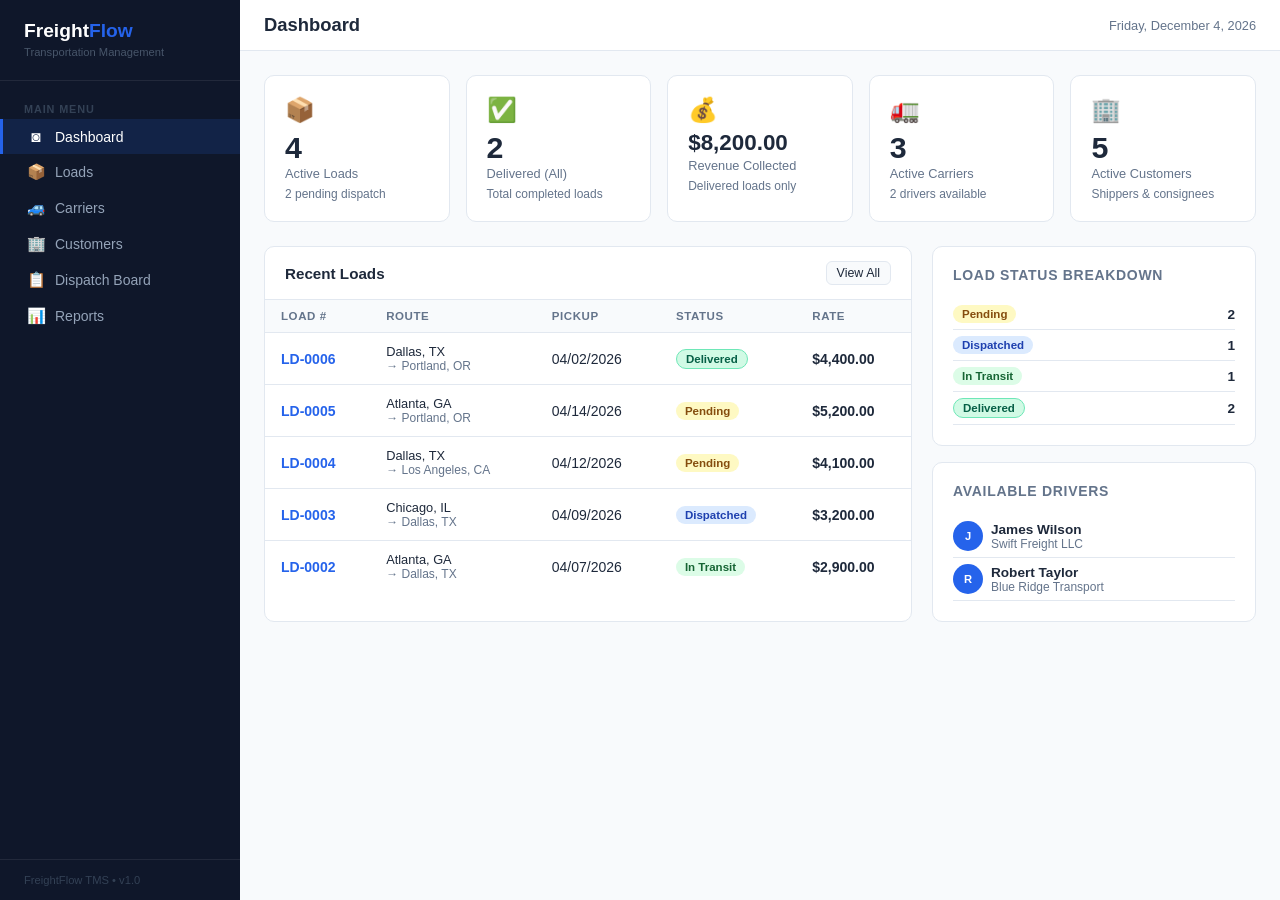
<file: index.html>
<!DOCTYPE html>
<html lang="en">
<head>
  <meta charset="UTF-8">
  <meta name="viewport" content="width=device-width, initial-scale=1.0">
  <title>Dashboard – FreightFlow TMS</title>
  <link rel="stylesheet" href="css/style.css">
</head>
<body>
  <div id="sidebar-overlay" class="sidebar-overlay"></div>
  <aside id="sidebar" class="sidebar"></aside>

  <main class="main">
    <div class="topbar">
      <div class="topbar-left">
        <button id="hamburger" class="hamburger">&#9776;</button>
        <h1>Dashboard</h1>
      </div>
      <div class="topbar-actions">
        <span id="today-date" style="font-size:0.8rem;color:var(--text-muted)"></span>
      </div>
    </div>

    <div class="content">
      <!-- Stats -->
      <div class="stats-grid" id="stats"></div>

      <!-- Main Grid -->
      <div class="dashboard-grid">
        <!-- Recent Loads -->
        <div class="table-wrap">
          <div class="table-wrap-header">
            <h3>Recent Loads</h3>
            <a href="loads.html" class="btn btn-secondary btn-sm">View All</a>
          </div>
          <div class="table-scroll">
            <table>
              <thead>
                <tr>
                  <th>Load #</th>
                  <th>Route</th>
                  <th>Pickup</th>
                  <th>Status</th>
                  <th>Rate</th>
                </tr>
              </thead>
              <tbody id="recent-loads"></tbody>
            </table>
          </div>
        </div>

        <!-- Quick Stats Sidebar -->
        <div style="display:flex;flex-direction:column;gap:16px">
          <div class="card">
            <div class="card-title">Load Status Breakdown</div>
            <div id="status-breakdown"></div>
          </div>
          <div class="card">
            <div class="card-title">Available Drivers</div>
            <div id="available-drivers"></div>
          </div>
        </div>
      </div>
    </div>
  </main>

  <script src="js/app.js"></script>
  <script>
    document.addEventListener('DOMContentLoaded', () => {
      document.getElementById('today-date').textContent = new Date().toLocaleDateString('en-US', {weekday:'long',year:'numeric',month:'long',day:'numeric'});

      const loads    = DB.get('loads');
      const carriers = DB.get('carriers');
      const customers= DB.get('customers');
      const drivers  = DB.get('drivers');

      const activeLoads   = loads.filter(l => !['delivered','cancelled'].includes(l.status));
      const pendingLoads  = loads.filter(l => l.status === 'pending');
      const deliveredLoads= loads.filter(l => l.status === 'delivered');
      const totalRevenue  = loads.filter(l => l.status === 'delivered').reduce((s,l) => s + (+l.rate||0), 0);
      const availDrivers  = drivers.filter(d => d.status === 'available');

      // Stats
      document.getElementById('stats').innerHTML = [
        { icon:'📦', value: activeLoads.length,   label:'Active Loads',      sub: `${pendingLoads.length} pending dispatch` },
        { icon:'✅', value: deliveredLoads.length, label:'Delivered (All)',   sub: 'Total completed loads' },
        { icon:'💰', value: fmt$(totalRevenue),    label:'Revenue Collected', sub: 'Delivered loads only', big:true },
        { icon:'🚛', value: carriers.filter(c=>c.status==='active').length, label:'Active Carriers', sub: `${availDrivers.length} drivers available` },
        { icon:'🏢', value: customers.filter(c=>c.status==='active').length,label:'Active Customers', sub: 'Shippers & consignees' },
      ].map(s => `
        <div class="stat-card">
          <div class="stat-icon">${s.icon}</div>
          <div class="stat-value" style="${s.big?'font-size:1.4rem':''}">${s.value}</div>
          <div class="stat-label">${s.label}</div>
          <div class="stat-sub">${s.sub}</div>
        </div>`).join('');

      // Recent loads (last 5)
      const recent = [...loads].sort((a,b) => b.id - a.id).slice(0,5);
      document.getElementById('recent-loads').innerHTML = recent.map(l => {
        const shipper = DB.find('customers', l.shipperId);
        return `<tr>
          <td><a href="loads.html" style="color:var(--primary);font-weight:600;text-decoration:none">${esc(l.loadNumber)}</a></td>
          <td style="max-width:160px"><div style="font-weight:500;font-size:0.8rem">${esc(l.origin)}</div><div style="color:var(--text-muted);font-size:0.75rem">→ ${esc(l.destination)}</div></td>
          <td style="white-space:nowrap">${fmtDate(l.pickupDate)}</td>
          <td>${badge(l.status)}</td>
          <td style="font-weight:600">${fmt$(l.rate)}</td>
        </tr>`;
      }).join('') || '<tr><td colspan="5" style="text-align:center;color:var(--text-muted);padding:24px">No loads yet</td></tr>';

      // Status breakdown
      const statuses = ['pending','dispatched','in-transit','delivered','cancelled'];
      document.getElementById('status-breakdown').innerHTML = statuses.map(s => {
        const cnt = loads.filter(l => l.status === s).length;
        if (!cnt) return '';
        return `<div style="display:flex;align-items:center;justify-content:space-between;padding:6px 0;border-bottom:1px solid var(--border);font-size:0.85rem">
          <span>${badge(s)}</span>
          <span style="font-weight:600">${cnt}</span>
        </div>`;
      }).join('') || '<p style="color:var(--text-muted);font-size:0.85rem">No loads</p>';

      // Available drivers
      document.getElementById('available-drivers').innerHTML = availDrivers.length
        ? availDrivers.map(d => {
            const carrier = DB.find('carriers', d.carrierId);
            return `<div style="display:flex;align-items:center;gap:8px;padding:6px 0;border-bottom:1px solid var(--border);font-size:0.85rem">
              <div style="width:30px;height:30px;background:var(--primary);border-radius:50%;display:flex;align-items:center;justify-content:center;color:#fff;font-weight:700;font-size:0.7rem;flex-shrink:0">${esc(d.name[0])}</div>
              <div><div style="font-weight:600">${esc(d.name)}</div><div style="color:var(--text-muted);font-size:0.75rem">${carrier?esc(carrier.name):'—'}</div></div>
            </div>`;
          }).join('')
        : '<p style="color:var(--text-muted);font-size:0.85rem">No drivers available</p>';
    });
  </script>
</body>
</html>
</file>
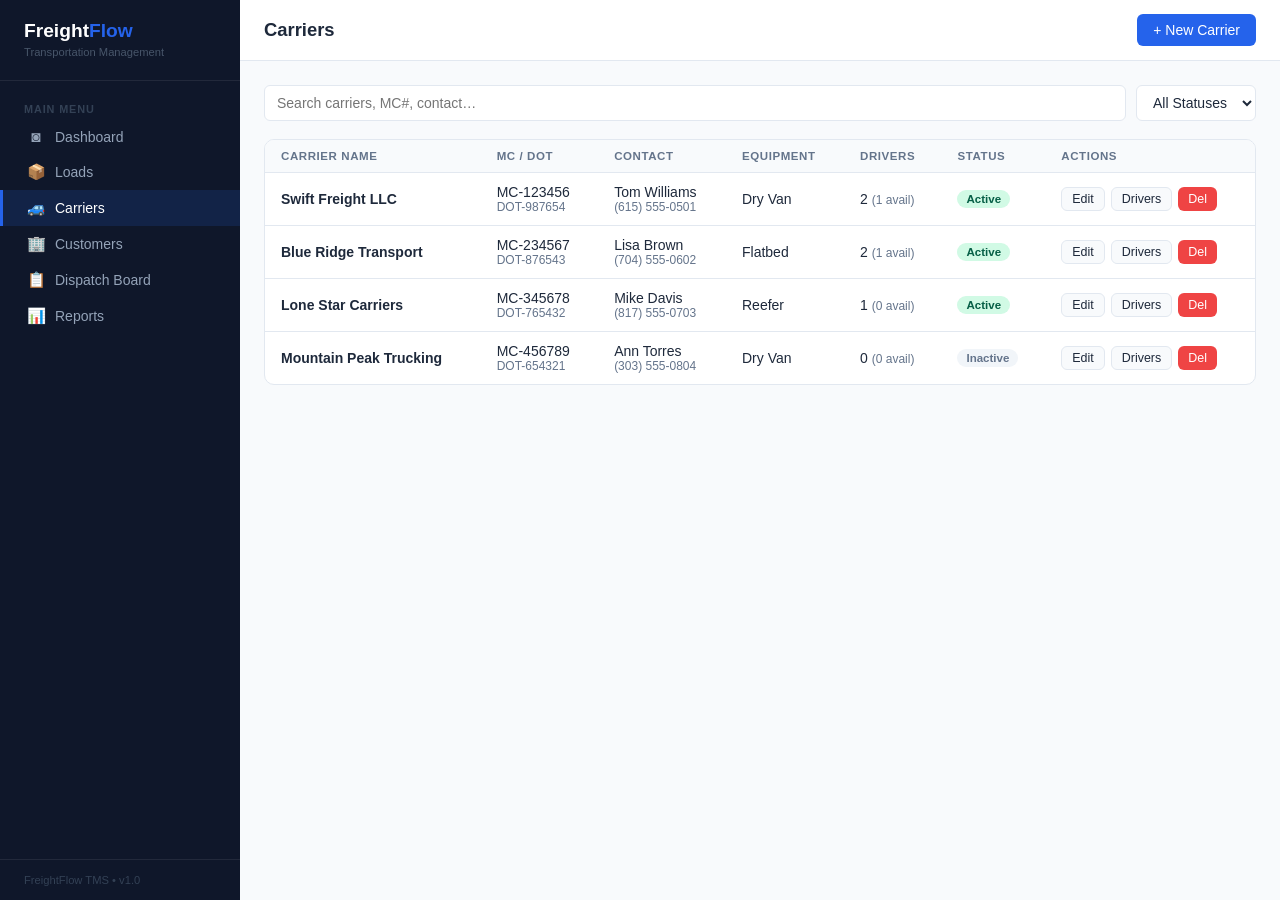
<file: carriers.html>
<!DOCTYPE html>
<html lang="en">
<head>
  <meta charset="UTF-8">
  <meta name="viewport" content="width=device-width, initial-scale=1.0">
  <title>Carriers – FreightFlow TMS</title>
  <link rel="stylesheet" href="css/style.css">
</head>
<body>
  <div id="sidebar-overlay" class="sidebar-overlay"></div>
  <aside id="sidebar" class="sidebar"></aside>

  <main class="main">
    <div class="topbar">
      <div class="topbar-left">
        <button id="hamburger" class="hamburger">&#9776;</button>
        <h1>Carriers</h1>
      </div>
      <div class="topbar-actions">
        <button id="btn-new-carrier" class="btn btn-primary">+ New Carrier</button>
      </div>
    </div>

    <div class="content">
      <div class="filter-bar">
        <input id="carrier-search" class="search-box" type="search" placeholder="Search carriers, MC#, contact…">
        <select id="carrier-status-filter" class="filter-select">
          <option value="">All Statuses</option>
          <option value="active">Active</option>
          <option value="inactive">Inactive</option>
        </select>
      </div>

      <div class="table-wrap">
        <div class="table-scroll">
          <table>
            <thead>
              <tr>
                <th>Carrier Name</th>
                <th>MC / DOT</th>
                <th>Contact</th>
                <th>Equipment</th>
                <th>Drivers</th>
                <th>Status</th>
                <th>Actions</th>
              </tr>
            </thead>
            <tbody id="carriers-tbody"></tbody>
          </table>
        </div>
      </div>
    </div>
  </main>

  <!-- Carrier Modal -->
  <div id="carrier-modal" class="modal-overlay">
    <div class="modal">
      <div class="modal-header">
        <h3 id="carrier-modal-title">New Carrier</h3>
        <button class="modal-close">&times;</button>
      </div>
      <div class="modal-body"><form id="carrier-form"></form></div>
      <div class="modal-footer">
        <button class="btn btn-secondary" data-dismiss>Cancel</button>
        <button class="btn btn-primary" onclick="document.getElementById('carrier-form').requestSubmit()">Save</button>
      </div>
    </div>
  </div>

  <!-- Drivers Modal -->
  <div id="drivers-modal" class="modal-overlay">
    <div class="modal">
      <div class="modal-header">
        <h3>Drivers – <span id="drivers-carrier-name"></span></h3>
        <button class="modal-close">&times;</button>
      </div>
      <div class="modal-body">
        <input type="hidden" id="drivers-carrier-id">
        <div id="drivers-list"></div>
      </div>
      <div class="modal-footer">
        <button class="btn btn-secondary" data-dismiss>Close</button>
        <button id="btn-add-driver" class="btn btn-primary">+ Add Driver</button>
      </div>
    </div>
  </div>

  <!-- Driver Edit Modal -->
  <div id="driver-modal" class="modal-overlay">
    <div class="modal" style="max-width:420px">
      <div class="modal-header">
        <h3 id="driver-modal-title">Add Driver</h3>
        <button class="modal-close">&times;</button>
      </div>
      <div class="modal-body"><form id="driver-form"></form></div>
      <div class="modal-footer">
        <button class="btn btn-secondary" data-dismiss>Cancel</button>
        <button class="btn btn-primary" onclick="document.getElementById('driver-form').requestSubmit()">Save</button>
      </div>
    </div>
  </div>

  <script src="js/app.js"></script>
  <script src="js/carriers.js"></script>
</body>
</html>
</file>
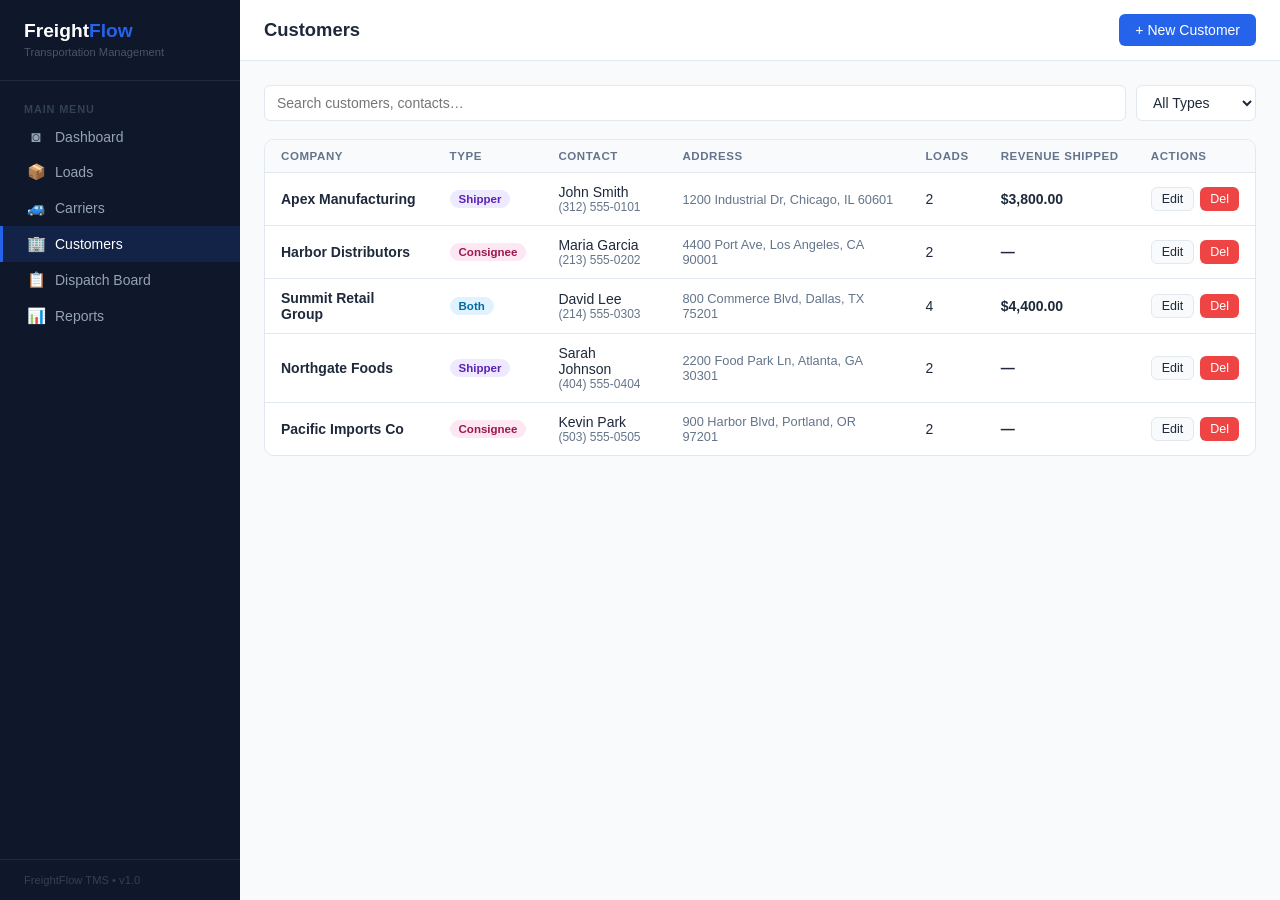
<file: customers.html>
<!DOCTYPE html>
<html lang="en">
<head>
  <meta charset="UTF-8">
  <meta name="viewport" content="width=device-width, initial-scale=1.0">
  <title>Customers – FreightFlow TMS</title>
  <link rel="stylesheet" href="css/style.css">
</head>
<body>
  <div id="sidebar-overlay" class="sidebar-overlay"></div>
  <aside id="sidebar" class="sidebar"></aside>

  <main class="main">
    <div class="topbar">
      <div class="topbar-left">
        <button id="hamburger" class="hamburger">&#9776;</button>
        <h1>Customers</h1>
      </div>
      <div class="topbar-actions">
        <button id="btn-new-customer" class="btn btn-primary">+ New Customer</button>
      </div>
    </div>

    <div class="content">
      <div class="filter-bar">
        <input id="customer-search" class="search-box" type="search" placeholder="Search customers, contacts…">
        <select id="customer-type-filter" class="filter-select">
          <option value="">All Types</option>
          <option value="shipper">Shippers</option>
          <option value="consignee">Consignees</option>
          <option value="both">Both</option>
        </select>
      </div>

      <div class="table-wrap">
        <div class="table-scroll">
          <table>
            <thead>
              <tr>
                <th>Company</th>
                <th>Type</th>
                <th>Contact</th>
                <th>Address</th>
                <th>Loads</th>
                <th>Revenue Shipped</th>
                <th>Actions</th>
              </tr>
            </thead>
            <tbody id="customers-tbody"></tbody>
          </table>
        </div>
      </div>
    </div>
  </main>

  <!-- Customer Modal -->
  <div id="customer-modal" class="modal-overlay">
    <div class="modal">
      <div class="modal-header">
        <h3 id="customer-modal-title">New Customer</h3>
        <button class="modal-close">&times;</button>
      </div>
      <div class="modal-body"><form id="customer-form"></form></div>
      <div class="modal-footer">
        <button class="btn btn-secondary" data-dismiss>Cancel</button>
        <button class="btn btn-primary" onclick="document.getElementById('customer-form').requestSubmit()">Save</button>
      </div>
    </div>
  </div>

  <script src="js/app.js"></script>
  <script src="js/customers.js"></script>
</body>
</html>
</file>
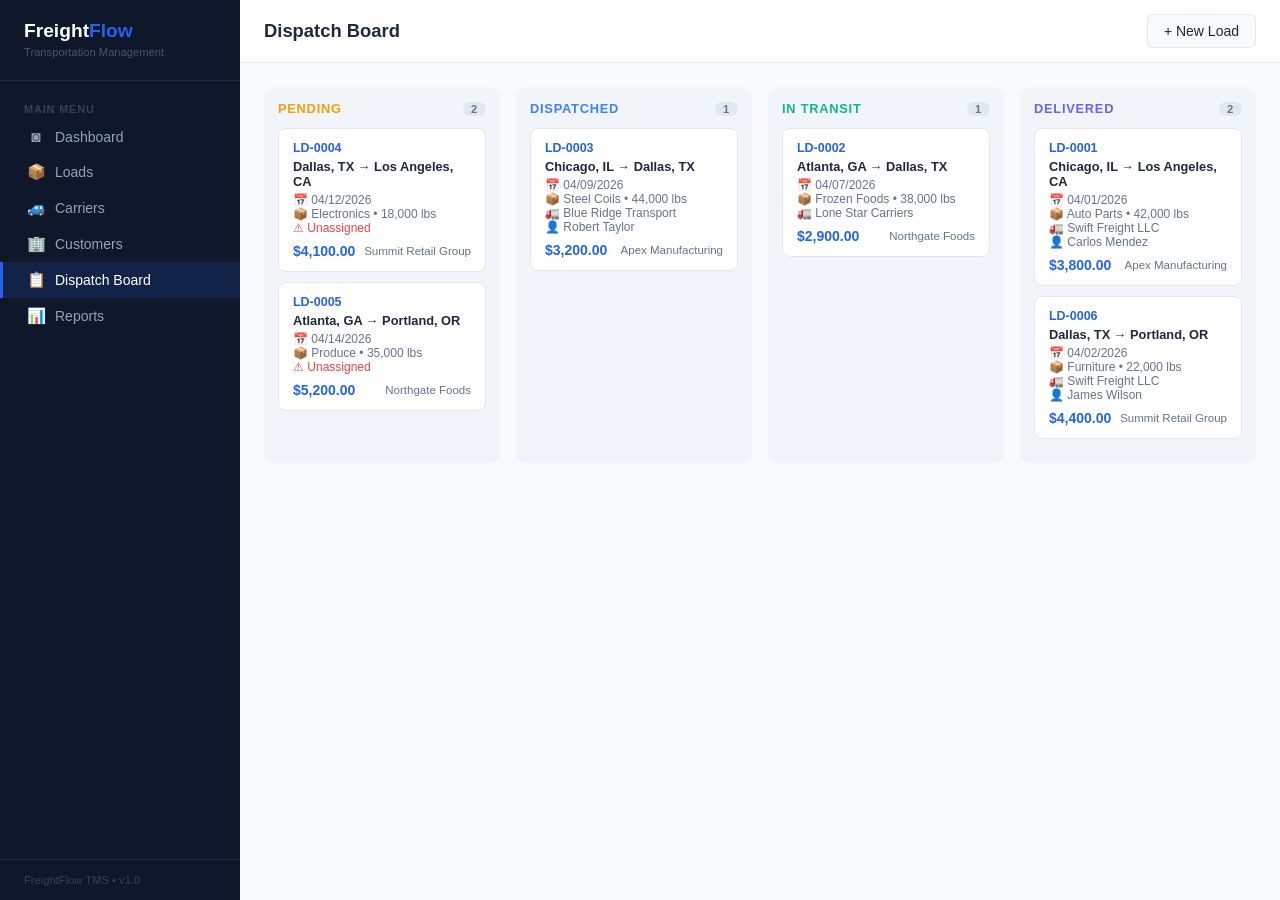
<file: dispatch.html>
<!DOCTYPE html>
<html lang="en">
<head>
  <meta charset="UTF-8">
  <meta name="viewport" content="width=device-width, initial-scale=1.0">
  <title>Dispatch Board – FreightFlow TMS</title>
  <link rel="stylesheet" href="css/style.css">
</head>
<body>
  <div id="sidebar-overlay" class="sidebar-overlay"></div>
  <aside id="sidebar" class="sidebar"></aside>

  <main class="main">
    <div class="topbar">
      <div class="topbar-left">
        <button id="hamburger" class="hamburger">&#9776;</button>
        <h1>Dispatch Board</h1>
      </div>
      <div class="topbar-actions">
        <a href="loads.html" class="btn btn-secondary">+ New Load</a>
      </div>
    </div>

    <div class="content">
      <div class="dispatch-columns" id="dispatch-board"></div>
    </div>
  </main>

  <!-- Dispatch Modal -->
  <div id="dispatch-modal" class="modal-overlay">
    <div class="modal" style="max-width:500px">
      <div class="modal-header">
        <h3 id="dispatch-modal-title">Assign Carrier</h3>
        <button class="modal-close">&times;</button>
      </div>
      <div class="modal-body">
        <div id="dispatch-load-info" style="background:#f8fafc;border:1px solid var(--border);border-radius:8px;padding:14px;margin-bottom:20px;font-size:0.875rem"></div>
        <form id="dispatch-form">
          <input type="hidden" name="loadId">
          <div class="form-grid">
            <div class="form-group full">
              <label>Carrier</label>
              <select name="carrierId" id="dispatch-carrier-select">
                <option value="">— Unassigned —</option>
              </select>
            </div>
            <div class="form-group full">
              <label>Driver</label>
              <select name="driverId" id="dispatch-driver-select">
                <option value="">— No Driver —</option>
              </select>
            </div>
            <div class="form-group full">
              <label>Status</label>
              <select name="status" id="dispatch-status-select">
                <option value="pending">Pending</option>
                <option value="dispatched">Dispatched</option>
                <option value="in-transit">In Transit</option>
                <option value="delivered">Delivered</option>
                <option value="cancelled">Cancelled</option>
              </select>
            </div>
          </div>
        </form>
      </div>
      <div class="modal-footer">
        <button class="btn btn-secondary" data-dismiss>Cancel</button>
        <button class="btn btn-primary" id="btn-save-dispatch">Save Assignment</button>
      </div>
    </div>
  </div>

  <script src="js/app.js"></script>
  <script src="js/dispatch.js"></script>
</body>
</html>
</file>
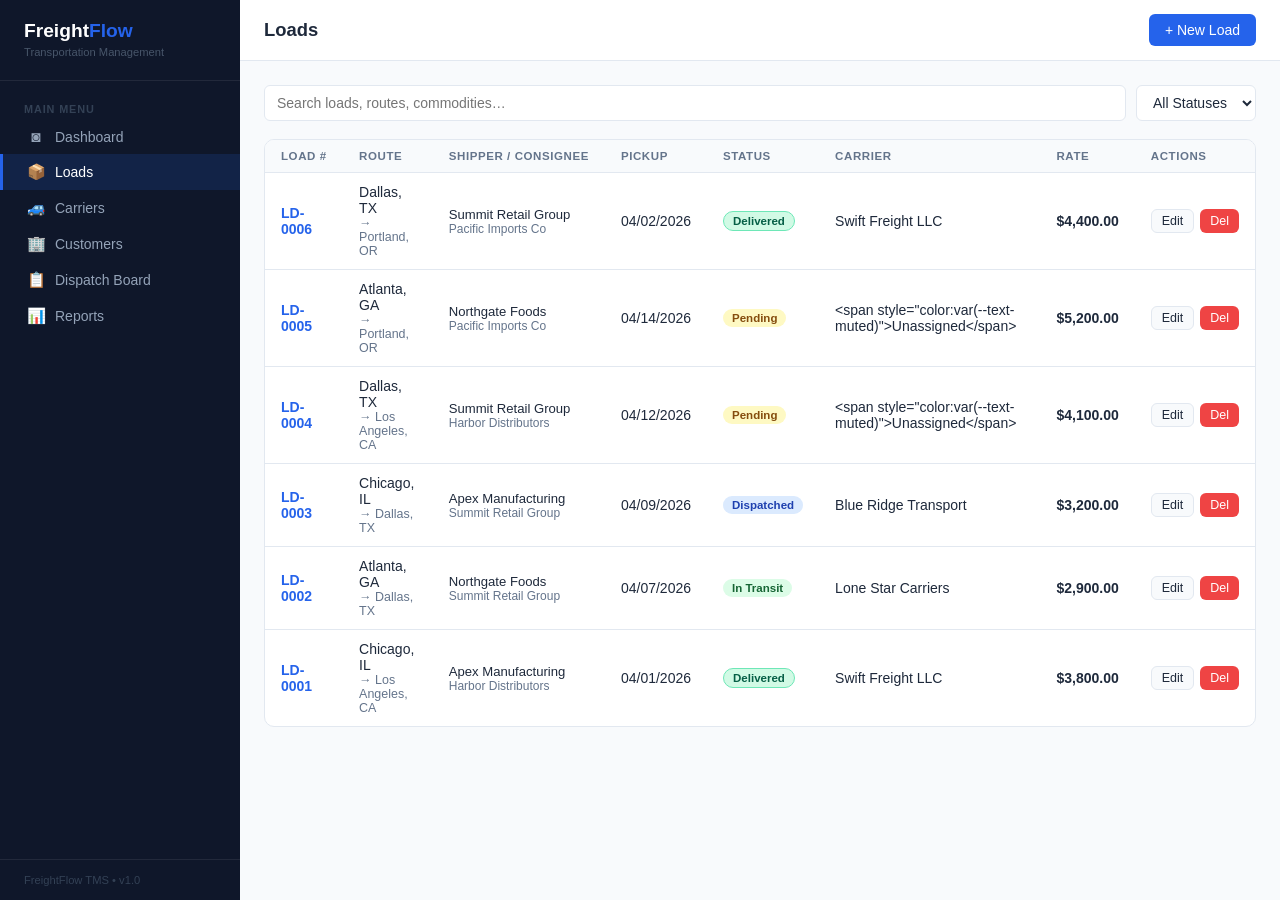
<file: loads.html>
<!DOCTYPE html>
<html lang="en">
<head>
  <meta charset="UTF-8">
  <meta name="viewport" content="width=device-width, initial-scale=1.0">
  <title>Loads – FreightFlow TMS</title>
  <link rel="stylesheet" href="css/style.css">
</head>
<body>
  <div id="sidebar-overlay" class="sidebar-overlay"></div>
  <aside id="sidebar" class="sidebar"></aside>

  <main class="main">
    <div class="topbar">
      <div class="topbar-left">
        <button id="hamburger" class="hamburger">&#9776;</button>
        <h1>Loads</h1>
      </div>
      <div class="topbar-actions">
        <button id="btn-new-load" class="btn btn-primary">+ New Load</button>
      </div>
    </div>

    <div class="content">
      <div class="filter-bar">
        <input id="load-search" class="search-box" type="search" placeholder="Search loads, routes, commodities…">
        <select id="load-status-filter" class="filter-select">
          <option value="">All Statuses</option>
          <option value="pending">Pending</option>
          <option value="dispatched">Dispatched</option>
          <option value="in-transit">In Transit</option>
          <option value="delivered">Delivered</option>
          <option value="cancelled">Cancelled</option>
        </select>
      </div>

      <div class="table-wrap">
        <div class="table-scroll">
          <table>
            <thead>
              <tr>
                <th>Load #</th>
                <th>Route</th>
                <th>Shipper / Consignee</th>
                <th>Pickup</th>
                <th>Status</th>
                <th>Carrier</th>
                <th>Rate</th>
                <th>Actions</th>
              </tr>
            </thead>
            <tbody id="loads-tbody"></tbody>
          </table>
        </div>
      </div>
    </div>
  </main>

  <!-- Load Modal -->
  <div id="load-modal" class="modal-overlay">
    <div class="modal">
      <div class="modal-header">
        <h3 id="load-modal-title">New Load</h3>
        <button class="modal-close">&times;</button>
      </div>
      <div class="modal-body">
        <form id="load-form"></form>
      </div>
      <div class="modal-footer">
        <button class="btn btn-secondary" data-dismiss>Cancel</button>
        <button class="btn btn-primary" onclick="document.getElementById('load-form').requestSubmit()">Save Load</button>
      </div>
    </div>
  </div>

  <script src="js/app.js"></script>
  <script src="js/loads.js"></script>
</body>
</html>
</file>
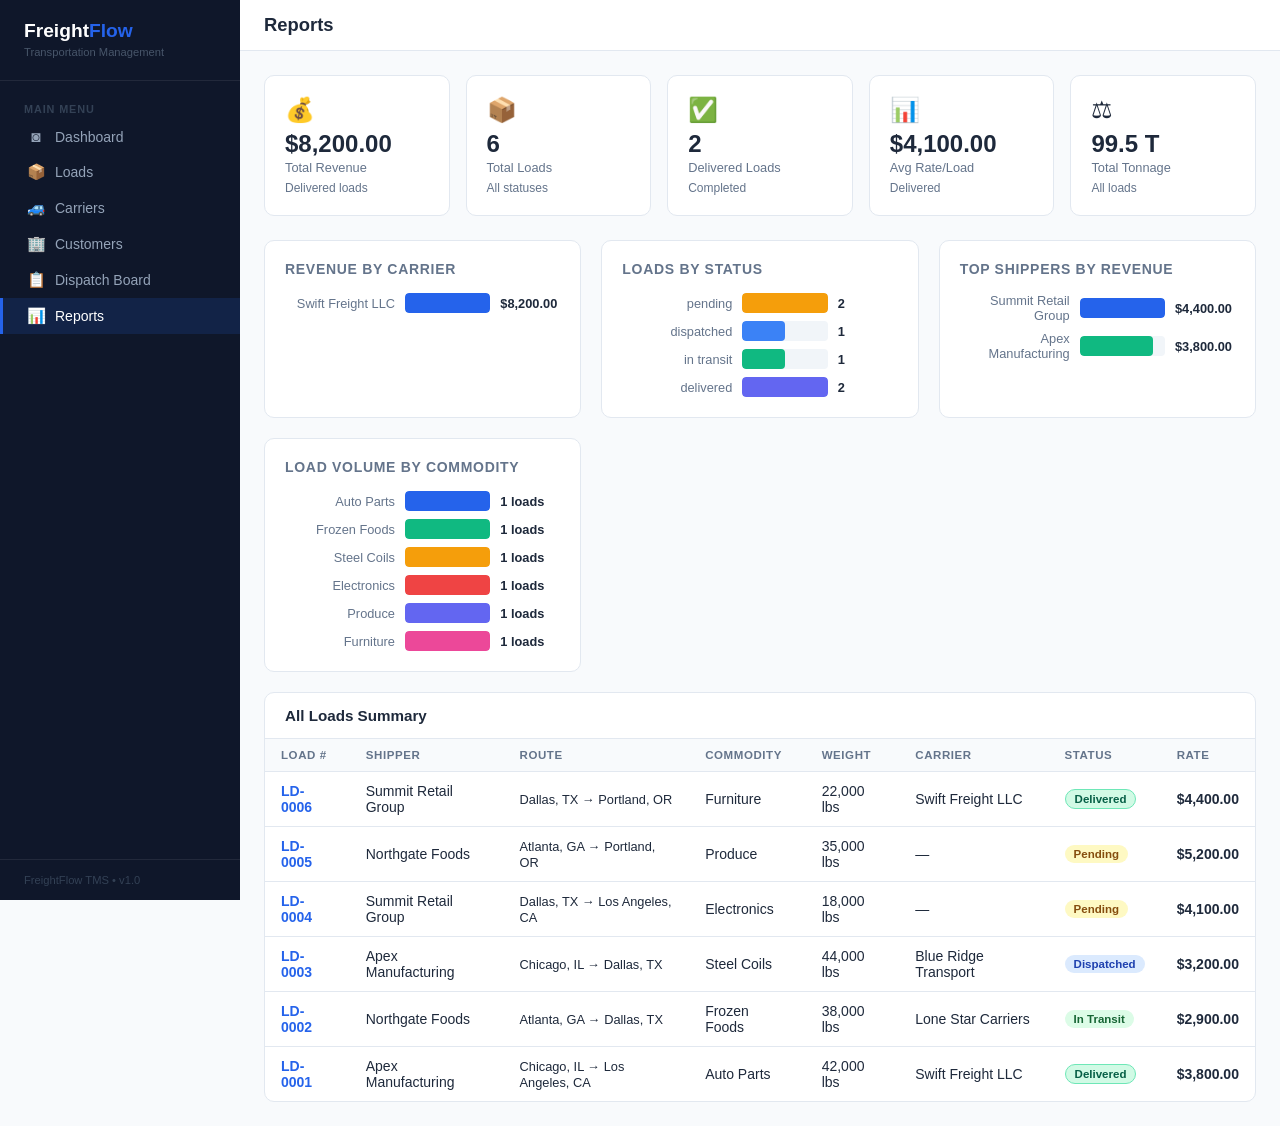
<file: reports.html>
<!DOCTYPE html>
<html lang="en">
<head>
  <meta charset="UTF-8">
  <meta name="viewport" content="width=device-width, initial-scale=1.0">
  <title>Reports – FreightFlow TMS</title>
  <link rel="stylesheet" href="css/style.css">
</head>
<body>
  <div id="sidebar-overlay" class="sidebar-overlay"></div>
  <aside id="sidebar" class="sidebar"></aside>

  <main class="main">
    <div class="topbar">
      <div class="topbar-left">
        <button id="hamburger" class="hamburger">&#9776;</button>
        <h1>Reports</h1>
      </div>
    </div>

    <div class="content">
      <!-- Summary stats -->
      <div class="stats-grid" id="report-stats"></div>

      <div class="report-grid">
        <!-- Revenue by carrier -->
        <div class="card">
          <div class="card-title">Revenue by Carrier</div>
          <div id="carrier-revenue-chart" class="chart-bar-wrap"></div>
        </div>

        <!-- Loads by status -->
        <div class="card">
          <div class="card-title">Loads by Status</div>
          <div id="status-chart" class="chart-bar-wrap"></div>
        </div>

        <!-- Top shippers -->
        <div class="card">
          <div class="card-title">Top Shippers by Revenue</div>
          <div id="shipper-chart" class="chart-bar-wrap"></div>
        </div>

        <!-- Load volume by commodity -->
        <div class="card">
          <div class="card-title">Load Volume by Commodity</div>
          <div id="commodity-chart" class="chart-bar-wrap"></div>
        </div>
      </div>

      <!-- Load Summary Table -->
      <div class="table-wrap" style="margin-top:20px">
        <div class="table-wrap-header"><h3>All Loads Summary</h3></div>
        <div class="table-scroll">
          <table>
            <thead>
              <tr>
                <th>Load #</th>
                <th>Shipper</th>
                <th>Route</th>
                <th>Commodity</th>
                <th>Weight</th>
                <th>Carrier</th>
                <th>Status</th>
                <th>Rate</th>
              </tr>
            </thead>
            <tbody id="report-table-body"></tbody>
          </table>
        </div>
      </div>
    </div>
  </main>

  <script src="js/app.js"></script>
  <script src="js/reports.js"></script>
</body>
</html>
</file>
<file: css/style.css>
* { margin: 0; padding: 0; box-sizing: border-box; }

:root {
  --primary: #2563eb;
  --primary-dark: #1d4ed8;
  --sidebar-bg: #0f172a;
  --sidebar-hover: #1e293b;
  --bg: #f8fafc;
  --card-bg: #ffffff;
  --text: #1e293b;
  --text-muted: #64748b;
  --border: #e2e8f0;
  --success: #10b981;
  --warning: #f59e0b;
  --danger: #ef4444;
}

body {
  font-family: -apple-system, BlinkMacSystemFont, 'Segoe UI', Roboto, sans-serif;
  background: var(--bg);
  color: var(--text);
  display: flex;
  min-height: 100vh;
}

/* ── Sidebar ── */
.sidebar {
  width: 240px;
  background: var(--sidebar-bg);
  min-height: 100vh;
  position: fixed;
  top: 0; left: 0;
  display: flex;
  flex-direction: column;
  z-index: 100;
  transition: transform 0.3s;
}
.sidebar-logo {
  padding: 20px 24px;
  border-bottom: 1px solid rgba(255,255,255,0.08);
}
.sidebar-logo h2 { color: #fff; font-size: 1.2rem; font-weight: 700; }
.sidebar-logo h2 span { color: var(--primary); }
.sidebar-logo small { color: #475569; font-size: 0.7rem; }
.sidebar-nav { flex: 1; padding: 12px 0; overflow-y: auto; }
.nav-section-label {
  color: #334155;
  font-size: 0.68rem;
  font-weight: 700;
  text-transform: uppercase;
  letter-spacing: 0.08em;
  padding: 10px 24px 4px;
}
.nav-item {
  display: flex;
  align-items: center;
  gap: 10px;
  padding: 9px 24px;
  color: #94a3b8;
  text-decoration: none;
  font-size: 0.875rem;
  font-weight: 500;
  transition: all 0.15s;
  border-left: 3px solid transparent;
}
.nav-item:hover { background: var(--sidebar-hover); color: #fff; }
.nav-item.active { background: rgba(37,99,235,0.15); color: #fff; border-left-color: var(--primary); }
.nav-item .ni { width: 18px; text-align: center; font-size: 0.95rem; }
.sidebar-footer { padding: 14px 24px; border-top: 1px solid rgba(255,255,255,0.08); color: #334155; font-size: 0.7rem; }

/* ── Main ── */
.main { margin-left: 240px; flex: 1; min-height: 100vh; display: flex; flex-direction: column; }
.topbar {
  background: var(--card-bg);
  border-bottom: 1px solid var(--border);
  padding: 14px 24px;
  display: flex;
  align-items: center;
  justify-content: space-between;
  position: sticky;
  top: 0;
  z-index: 50;
}
.topbar h1 { font-size: 1.15rem; font-weight: 600; }
.topbar-left { display: flex; align-items: center; gap: 12px; }
.topbar-actions { display: flex; align-items: center; gap: 10px; }
.content { padding: 24px; flex: 1; }

/* ── Buttons ── */
.btn {
  display: inline-flex;
  align-items: center;
  gap: 6px;
  padding: 8px 16px;
  border-radius: 6px;
  font-size: 0.875rem;
  font-weight: 500;
  border: none;
  cursor: pointer;
  text-decoration: none;
  transition: all 0.15s;
  white-space: nowrap;
}
.btn-primary { background: var(--primary); color: #fff; }
.btn-primary:hover { background: var(--primary-dark); }
.btn-secondary { background: var(--bg); color: var(--text); border: 1px solid var(--border); }
.btn-secondary:hover { background: #f1f5f9; }
.btn-danger { background: var(--danger); color: #fff; }
.btn-danger:hover { background: #dc2626; }
.btn-success { background: var(--success); color: #fff; }
.btn-sm { padding: 4px 10px; font-size: 0.78rem; }
.btn-icon { padding: 6px 10px; }

/* ── Stats Grid ── */
.stats-grid {
  display: grid;
  grid-template-columns: repeat(auto-fit, minmax(180px, 1fr));
  gap: 16px;
  margin-bottom: 24px;
}
.stat-card {
  background: var(--card-bg);
  border: 1px solid var(--border);
  border-radius: 10px;
  padding: 20px;
}
.stat-icon { font-size: 1.5rem; margin-bottom: 8px; }
.stat-value { font-size: 1.9rem; font-weight: 700; line-height: 1; }
.stat-label { font-size: 0.8rem; color: var(--text-muted); margin-top: 4px; }
.stat-sub { font-size: 0.75rem; color: var(--text-muted); margin-top: 6px; }
.stat-sub.up { color: var(--success); }
.stat-sub.down { color: var(--danger); }

/* ── Cards ── */
.card {
  background: var(--card-bg);
  border: 1px solid var(--border);
  border-radius: 10px;
  padding: 20px;
}
.card-title {
  font-size: 0.875rem;
  font-weight: 600;
  color: var(--text-muted);
  text-transform: uppercase;
  letter-spacing: 0.05em;
  margin-bottom: 16px;
}

/* ── Table ── */
.table-wrap {
  background: var(--card-bg);
  border: 1px solid var(--border);
  border-radius: 10px;
  overflow: hidden;
}
.table-wrap-header {
  padding: 14px 20px;
  display: flex;
  align-items: center;
  justify-content: space-between;
  border-bottom: 1px solid var(--border);
  flex-wrap: wrap;
  gap: 10px;
}
.table-wrap-header h3 { font-size: 0.95rem; font-weight: 600; }
.table-scroll { overflow-x: auto; }
table { width: 100%; border-collapse: collapse; min-width: 600px; }
thead { background: #f8fafc; }
th {
  text-align: left;
  padding: 10px 16px;
  font-size: 0.72rem;
  font-weight: 700;
  color: var(--text-muted);
  text-transform: uppercase;
  letter-spacing: 0.05em;
  border-bottom: 1px solid var(--border);
  white-space: nowrap;
}
td { padding: 11px 16px; font-size: 0.875rem; border-bottom: 1px solid var(--border); vertical-align: middle; }
tr:last-child td { border-bottom: none; }
tbody tr:hover td { background: #f8fafc; }

/* ── Badges ── */
.badge {
  display: inline-flex;
  align-items: center;
  padding: 3px 9px;
  border-radius: 20px;
  font-size: 0.72rem;
  font-weight: 600;
  text-transform: capitalize;
  white-space: nowrap;
}
.badge-pending    { background: #fef9c3; color: #854d0e; }
.badge-dispatched { background: #dbeafe; color: #1e40af; }
.badge-in-transit { background: #dcfce7; color: #166534; }
.badge-delivered  { background: #d1fae5; color: #065f46; border: 1px solid #6ee7b7; }
.badge-cancelled  { background: #fee2e2; color: #991b1b; }
.badge-active     { background: #d1fae5; color: #065f46; }
.badge-inactive   { background: #f1f5f9; color: #64748b; }
.badge-available  { background: #d1fae5; color: #065f46; }
.badge-on-trip    { background: #dbeafe; color: #1e40af; }
.badge-off-duty   { background: #f1f5f9; color: #64748b; }
.badge-shipper    { background: #ede9fe; color: #5b21b6; }
.badge-consignee  { background: #fce7f3; color: #9d174d; }
.badge-both       { background: #e0f2fe; color: #0369a1; }

/* ── Filters ── */
.filter-bar { display: flex; gap: 10px; margin-bottom: 18px; flex-wrap: wrap; }
.search-box {
  flex: 1;
  min-width: 200px;
  padding: 8px 12px;
  border: 1px solid var(--border);
  border-radius: 6px;
  font-size: 0.875rem;
  color: var(--text);
}
.search-box:focus { outline: none; border-color: var(--primary); }
select.filter-select {
  padding: 8px 12px;
  border: 1px solid var(--border);
  border-radius: 6px;
  font-size: 0.875rem;
  color: var(--text);
  background: #fff;
  cursor: pointer;
}

/* ── Modals ── */
.modal-overlay {
  display: none;
  position: fixed;
  inset: 0;
  background: rgba(0,0,0,0.45);
  z-index: 200;
  align-items: center;
  justify-content: center;
  padding: 16px;
}
.modal-overlay.open { display: flex; }
.modal {
  background: #fff;
  border-radius: 12px;
  width: 100%;
  max-width: 620px;
  max-height: 92vh;
  overflow-y: auto;
  box-shadow: 0 24px 64px rgba(0,0,0,0.18);
}
.modal-header {
  padding: 18px 24px;
  border-bottom: 1px solid var(--border);
  display: flex;
  align-items: center;
  justify-content: space-between;
  position: sticky;
  top: 0;
  background: #fff;
  z-index: 1;
}
.modal-header h3 { font-size: 1.05rem; font-weight: 600; }
.modal-close { background: none; border: none; font-size: 1.4rem; cursor: pointer; color: var(--text-muted); line-height: 1; padding: 2px 6px; border-radius: 4px; }
.modal-close:hover { background: var(--bg); }
.modal-body { padding: 24px; }
.modal-footer {
  padding: 14px 24px;
  border-top: 1px solid var(--border);
  display: flex;
  justify-content: flex-end;
  gap: 8px;
  position: sticky;
  bottom: 0;
  background: #fff;
}

/* ── Forms ── */
.form-grid { display: grid; grid-template-columns: 1fr 1fr; gap: 16px; }
.form-group { display: flex; flex-direction: column; gap: 5px; }
.form-group.full { grid-column: 1 / -1; }
.form-group label { font-size: 0.825rem; font-weight: 600; color: var(--text); }
.form-group input,
.form-group select,
.form-group textarea {
  padding: 8px 12px;
  border: 1px solid var(--border);
  border-radius: 6px;
  font-size: 0.875rem;
  color: var(--text);
  background: #fff;
  font-family: inherit;
  transition: border-color 0.15s;
}
.form-group input:focus,
.form-group select:focus,
.form-group textarea:focus { outline: none; border-color: var(--primary); box-shadow: 0 0 0 3px rgba(37,99,235,0.08); }
.form-group textarea { resize: vertical; min-height: 72px; }
.form-section-title {
  font-size: 0.75rem;
  font-weight: 700;
  color: var(--text-muted);
  text-transform: uppercase;
  letter-spacing: 0.06em;
  margin: 20px 0 12px;
  padding-bottom: 6px;
  border-bottom: 1px solid var(--border);
  grid-column: 1 / -1;
}

/* ── Empty State ── */
.empty-state { text-align: center; padding: 56px 24px; color: var(--text-muted); }
.empty-state .es-icon { font-size: 3rem; margin-bottom: 12px; }
.empty-state h3 { font-size: 1rem; font-weight: 600; color: var(--text); margin-bottom: 6px; }
.empty-state p { font-size: 0.875rem; }

/* ── Dispatch Board ── */
.dispatch-columns {
  display: grid;
  grid-template-columns: repeat(4, 1fr);
  gap: 16px;
}
.dispatch-col {
  background: #f1f5f9;
  border-radius: 10px;
  padding: 14px;
}
.dispatch-col-header {
  font-size: 0.8rem;
  font-weight: 700;
  text-transform: uppercase;
  letter-spacing: 0.06em;
  color: var(--text-muted);
  margin-bottom: 12px;
  display: flex;
  align-items: center;
  justify-content: space-between;
}
.dispatch-col-header .count {
  background: var(--border);
  color: var(--text-muted);
  border-radius: 20px;
  padding: 1px 8px;
  font-size: 0.7rem;
}
.load-card {
  background: #fff;
  border: 1px solid var(--border);
  border-radius: 8px;
  padding: 12px 14px;
  margin-bottom: 10px;
  cursor: pointer;
  transition: box-shadow 0.15s, border-color 0.15s;
}
.load-card:hover { box-shadow: 0 2px 8px rgba(0,0,0,0.08); border-color: var(--primary); }
.load-card-number { font-size: 0.78rem; font-weight: 700; color: var(--primary); margin-bottom: 4px; }
.load-card-route { font-size: 0.8rem; font-weight: 600; margin-bottom: 4px; }
.load-card-meta { font-size: 0.75rem; color: var(--text-muted); }

/* ── Dashboard Recent ── */
.dashboard-grid { display: grid; grid-template-columns: 2fr 1fr; gap: 20px; }
.activity-list { list-style: none; }
.activity-item {
  display: flex;
  align-items: flex-start;
  gap: 12px;
  padding: 10px 0;
  border-bottom: 1px solid var(--border);
  font-size: 0.875rem;
}
.activity-item:last-child { border-bottom: none; }
.activity-dot { width: 8px; height: 8px; border-radius: 50%; margin-top: 5px; flex-shrink: 0; }

/* ── Reports ── */
.report-grid { display: grid; grid-template-columns: repeat(auto-fit, minmax(280px, 1fr)); gap: 20px; }
.chart-bar-wrap { display: flex; flex-direction: column; gap: 8px; }
.chart-bar-row { display: flex; align-items: center; gap: 10px; font-size: 0.8rem; }
.chart-bar-label { width: 110px; color: var(--text-muted); text-align: right; flex-shrink: 0; }
.chart-bar-track { flex: 1; background: #f1f5f9; border-radius: 4px; height: 20px; overflow: hidden; }
.chart-bar-fill { height: 100%; border-radius: 4px; transition: width 0.5s ease; }
.chart-bar-val { width: 60px; font-weight: 600; }

/* ── Mobile ── */
.hamburger { display: none; background: none; border: none; font-size: 1.4rem; cursor: pointer; color: var(--text); padding: 2px; }
.sidebar-overlay { display: none; position: fixed; inset: 0; background: rgba(0,0,0,0.4); z-index: 90; }

@media (max-width: 900px) {
  .dispatch-columns { grid-template-columns: repeat(2, 1fr); }
  .dashboard-grid { grid-template-columns: 1fr; }
}
@media (max-width: 768px) {
  .sidebar { transform: translateX(-100%); }
  .sidebar.open { transform: translateX(0); }
  .sidebar-overlay.open { display: block; }
  .main { margin-left: 0; }
  .hamburger { display: block; }
  .form-grid { grid-template-columns: 1fr; }
  .stats-grid { grid-template-columns: repeat(2, 1fr); }
  .dispatch-columns { grid-template-columns: 1fr; }
  .content { padding: 16px; }
}
@media (max-width: 400px) {
  .stats-grid { grid-template-columns: 1fr; }
}
</file>
